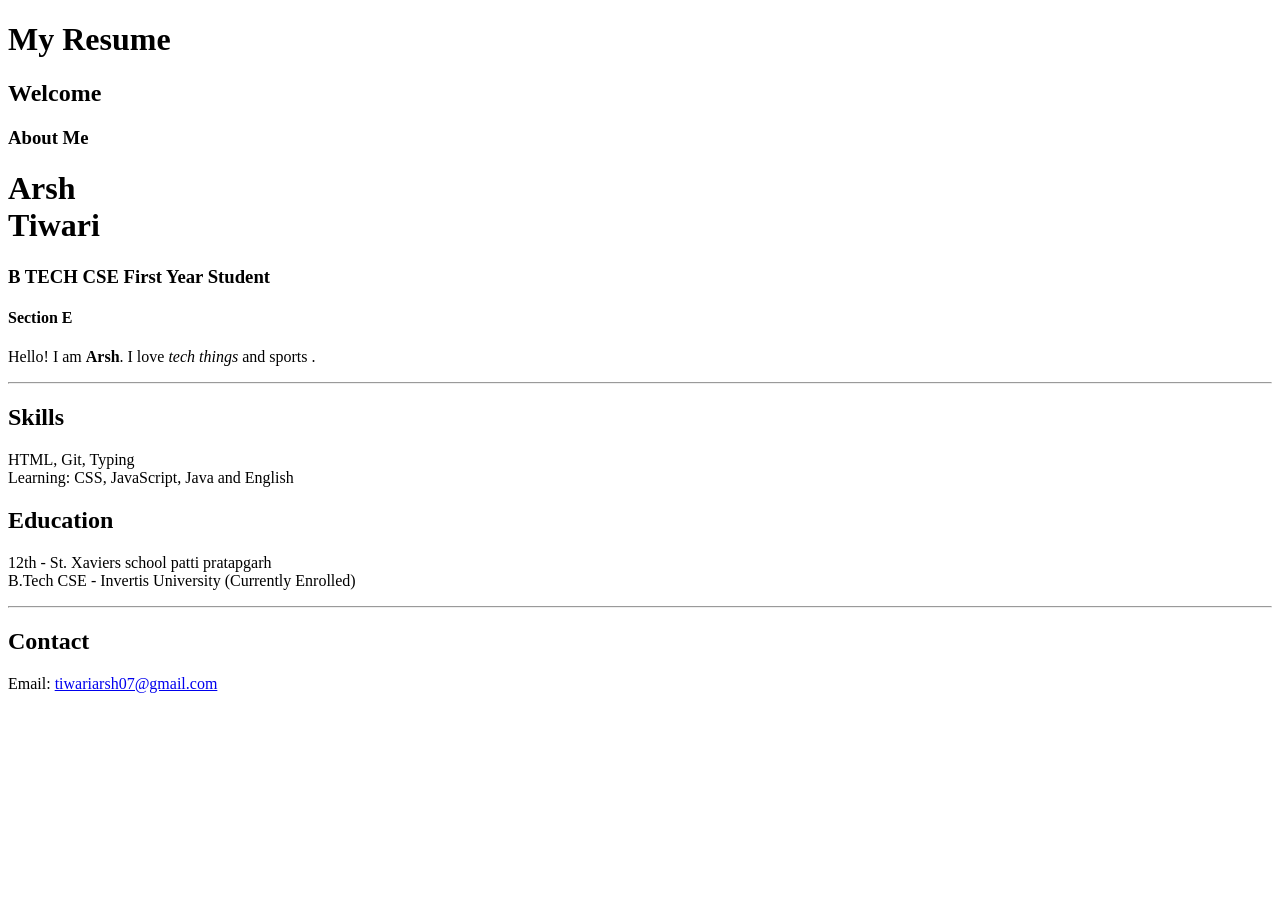
<file: Week2/index.html>
<!DOCTYPE html>
<html lang="en">
<head>
    <meta charset="UTF-8">
    <meta name="viewport" content="width=device-width, initial-scale=1.0">
    <title>My Resume</title>
</head>
<body>
    <h1>My Resume</h1>
    <h2>Welcome</h2>
    <h3>About Me</h3>
    
</body>
 <!-- Heading: write your own name -->
  <h1 style="width: 0%;">Arsh Tiwari</h1>
  <h3>B TECH CSE First Year Student</h3>
  <h4>Section E </h4>
<p>Hello! I am <strong>Arsh</strong>. I love <em>tech things</em> and sports .</p>
  <hr>
<!-- Skills Box -->
    <h2>Skills</h2>
    <div id="Skills" class="section">
    <p>HTML, Git, Typing<br>Learning: CSS, JavaScript, Java and English </p>
    </div>
    <!-- Education Box -->
    <div id="Education" class="section">
    <h2>Education</h2>
    <p>12th - St. Xaviers school patti pratapgarh <br>B.Tech CSE - Invertis University (Currently Enrolled)</p>
    </div>
<hr>  
 <!-- Contact Box -->
    <h2>Contact</h2>
    <p>Email: <a href="mailto:tiwariarsh07@gmail.com">tiwariarsh07@gmail.com</a></p>
    






</html>
</file>
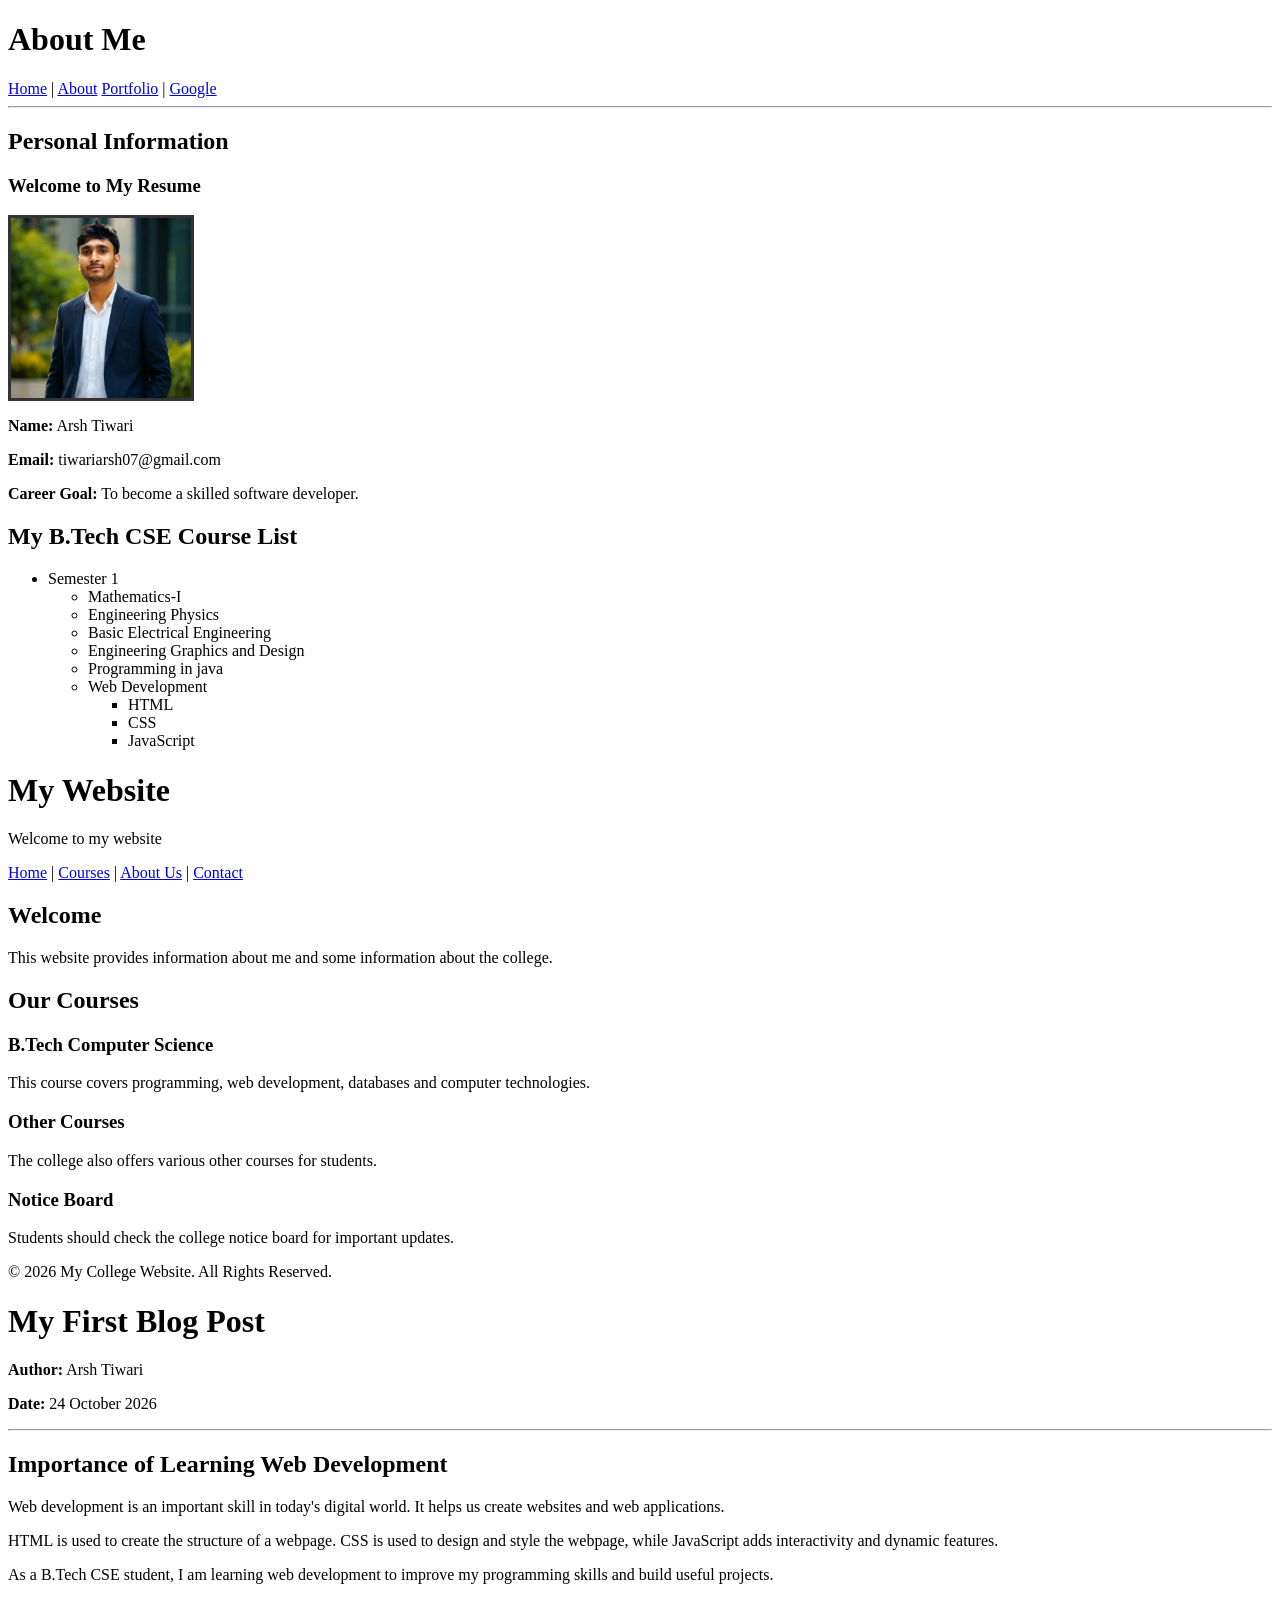
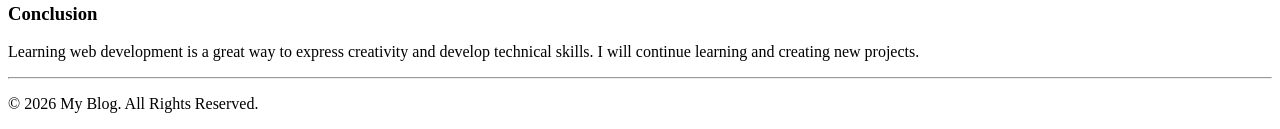
<file: Week3/index.html>
<!DOCTYPE html>
<html lang="en">
<head>
    <meta charset="UTF-8">
    <meta name="viewport" content="width=device-width, initial-scale=1.0">
    <title>About Me</title>
    <style>
        .image-box {
            width: 180px;
            height: 180px;
            border: 3px solid #333;
            overflow: hidden;
        }

        .image-box img {
            width: 100%;
            height: 100%;
            object-fit: cover;
        }
    </style>
</head>
<body>

    <h1>About Me</h1>

    <!-- Navigation Menu -->
    <nav>
        <a href="index.html">Home</a> |
        <a href="about.html">About</a> 
        <a href="portfolio.html">Portfolio</a> |
        <a href="https://www.google.com" target="_blank" rel="noopener noreferrer">Google</a>
    </nav>

    <hr>

    <h2>Personal Information</h2>
    <h3>Welcome to My Resume</h3>

    <div class="image-box">
        <img src="profil photo.jpeg" alt="Arsh Tiwari">
    </div>

    <p><strong>Name:</strong> Arsh Tiwari</p>
    <p><strong>Email:</strong> tiwariarsh07@gmail.com</p>
    <p><strong>Career Goal:</strong> To become a skilled software developer.</p>

    
</head>
<body>

    <h2>My B.Tech CSE Course List</h2>

    <ul>
        <li>Semester 1
            <ul>
                <li>Mathematics-I</li>
                <li>Engineering Physics</li>
                <li>Basic Electrical Engineering</li>
                <li>Engineering Graphics and Design</li>
                <li>Programming in java </li>
                <li>Web Development
                    <ul>
                        <li>HTML</li>
                        <li>CSS</li>
                        <li>JavaScript</li>
                    </ul>
                </li>
            </ul>
        </li>

        
    </ul>
    <title>Semantic HTML Tags</title>
</head>
<body>

    <header>
        <h1>My  Website</h1>
        <p>Welcome to my website</p>
    </header> 

    <nav>
        <a href="#home">Home</a> |
        <a href="#courses">Courses</a> |
        <a href="#about">About Us</a> |
        <a href="#contact">Contact</a>
    </nav>

    <main>
        <section id="home">
            <h2>Welcome</h2>
            <p>This website provides information about me and some information about the college.</p>
        </section>

        <section id="courses">
            <h2>Our Courses</h2>

            <article>
                <h3>B.Tech Computer Science</h3>
                <p>This course covers programming, web development,
                databases and computer technologies.</p>
            </article>

            <article>
                <h3>Other Courses</h3>
                <p>The college also offers various other courses
                for students.</p>
            </article>
        </section>

        <aside>
            <h3>Notice Board</h3>
            <p>Students should check the college notice board
            for important updates.</p>
        </aside>
    </main>

    <footer>
        <p>&copy; 2026 My College Website. All Rights Reserved.</p>
    </footer>

    <head>
    <title>My First Blog Post</title>
</head>
<body>

    <h1>My First Blog Post</h1>

    <p><strong>Author:</strong> Arsh Tiwari</p>
    <p><strong>Date:</strong> 24 October 2026</p>

    <hr>

    <h2>Importance of Learning Web Development</h2>

    <p>
        Web development is an important skill in today's digital world.
        It helps us create websites and web applications.
    </p>

    <p>
        HTML is used to create the structure of a webpage.
        CSS is used to design and style the webpage, while JavaScript
        adds interactivity and dynamic features.
    </p>

    <p>
        As a B.Tech CSE student, I am learning web development
        to improve my programming skills and build useful projects.
    </p>

    <h3>Conclusion</h3>

    <p>
        Learning web development is a great way to express creativity
        and develop technical skills. I will continue learning
        and creating new projects.
    </p>

    <hr>

    <footer>
        <p>&copy; 2026 My Blog. All Rights Reserved.</p>
    </footer>
</body>
</html>
</file>
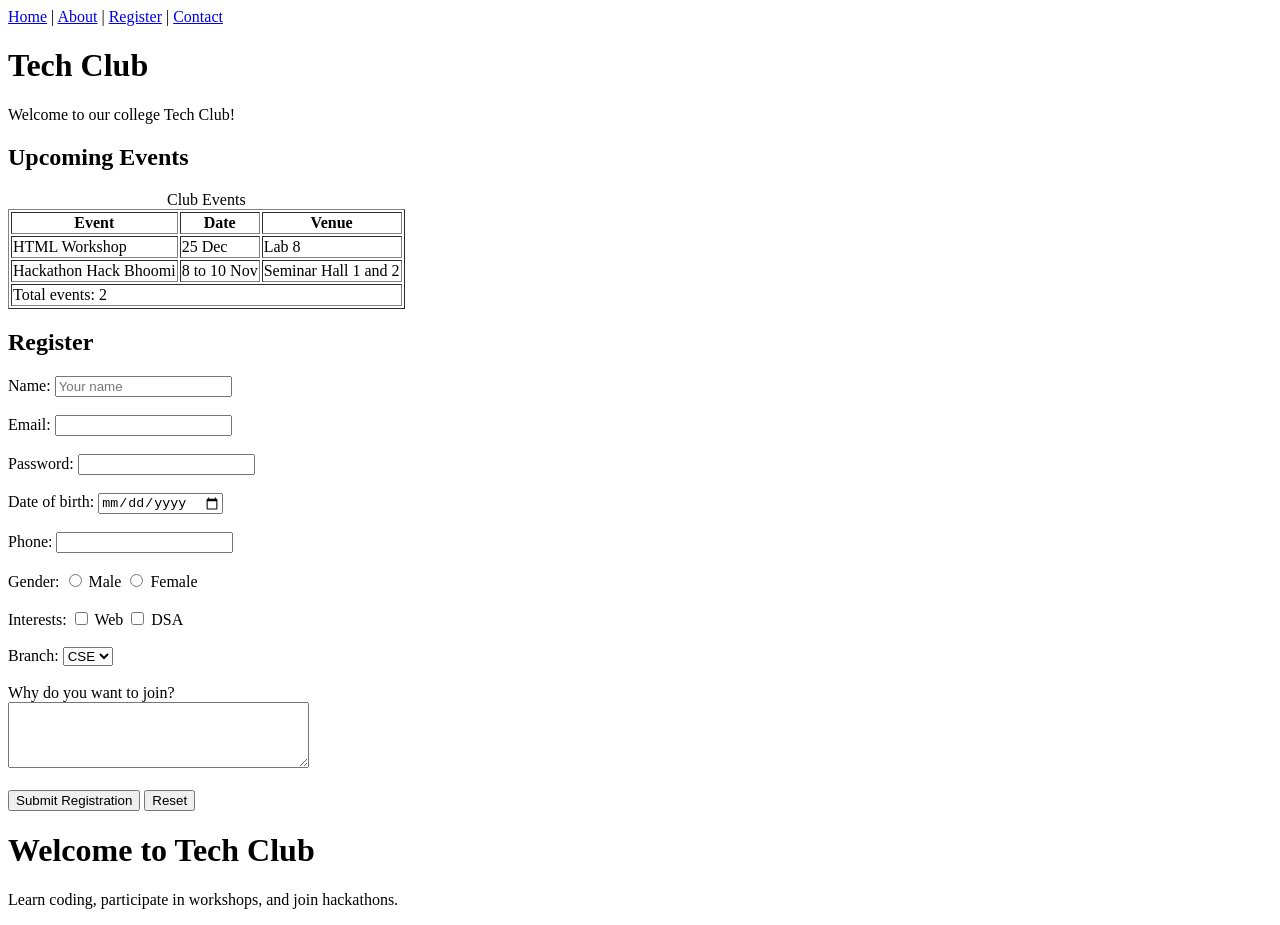
<file: Week4/index.html>
<!DOCTYPE html>
<html lang="en">
<head>
    <meta charset="UTF-8">
    <meta name="viewport" content="width=device-width, initial-scale=1.0">
    <meta name="description" content="Tech Club events and student registration">
    <meta name="author" content="Arsh Tiwari">
    <title>Tech Club - Home</title>

    <link rel="icon" type="image/png" href="favicon.png">
</head>
<body>

    <nav>
        <a href="index.html">Home</a> |
        <a href="about.html">About</a> |
        <a href="register.html">Register</a> |
        <a href="contact.html">Contact</a>
    </nav>

    <h1>Tech Club</h1>
    <p>Welcome to our college Tech Club!</p>

    <h2>Upcoming Events</h2>

    <table border="1">
        <caption>Club Events</caption>

        <thead>
            <tr>
                <th>Event</th>
                <th>Date</th>
                <th>Venue</th>
            </tr>
        </thead>

        <tbody>
            <tr>
                <td>HTML Workshop</td>
                <td>25 Dec</td>
                <td>Lab 8</td>
            </tr>
            <tr>
                <td>Hackathon Hack Bhoomi </td>
                <td> 8 to 10 Nov</td>
                <td>Seminar Hall 1 and 2</td>
            </tr>
        </tbody>

        <tfoot>
            <tr>
                <td colspan="3">Total events: 2</td>
            </tr>
        </tfoot>
    </table>

    <h2>Register</h2>

    <form action="#" method="post">

        <label for="name">Name:</label>
        <input type="text" id="name" name="name"
               placeholder="Your name" required>
        <br><br>

        <label for="email">Email:</label>
        <input type="email" id="email" name="email" required>
        <br><br>

        <label for="password">Password:</label>
        <input type="password" id="password" name="password" required>
        <br><br>

        <label for="dob">Date of birth:</label>
        <input type="date" id="dob" name="dob">
        <br><br>

        <label for="phone">Phone:</label>
        <input type="tel" id="phone" name="phone">
        <br><br>

        <span>Gender:</span>
        <input type="radio" id="male" name="gender" value="Male">
        <label for="male">Male</label>

        <input type="radio" id="female" name="gender" value="Female">
        <label for="female">Female</label>
        <br><br>

        <span>Interests:</span>
        <input type="checkbox" id="web" name="interests" value="Web">
        <label for="web">Web</label>

        <input type="checkbox" id="dsa" name="interests" value="DSA">
        <label for="dsa">DSA</label>
        <br><br>

        <label for="branch">Branch:</label>
        <select id="branch" name="branch">
            <option value="CSE">CSE</option>
            <option value="IT">IT</option>
            <option value="ECE">ECE</option>
            <option value="ME">ME</option>
        </select>
        <br><br>

        <label for="message">Why do you want to join?</label>
        <br>
        <textarea id="message" name="message"
                  rows="4" cols="35"></textarea>
        <br><br>

        <button type="submit">Submit Registration</button>
        <button type="reset">Reset</button>



<head>
    <meta charset="UTF-8">

    <meta name="viewport" content="width=device-width, initial-scale=1.0">

    <meta name="description" content="Welcome to the Tech Club website. Explore events and workshops.">

    <meta name="author" content="Arsh Tiwari">

    <meta name="keywords" content="Tech Club, HTML, Web Development, Hackathon">

    <title>Tech Club</title>

    <!-- Favicon -->
    <link rel="icon" type="image/png" href="favicon.png">
</head>

<body>
    <h1>Welcome to Tech Club</h1>
    <p>Learn coding, participate in workshops, and join hackathons.</p>
</body>


</body>
</html>
</file>
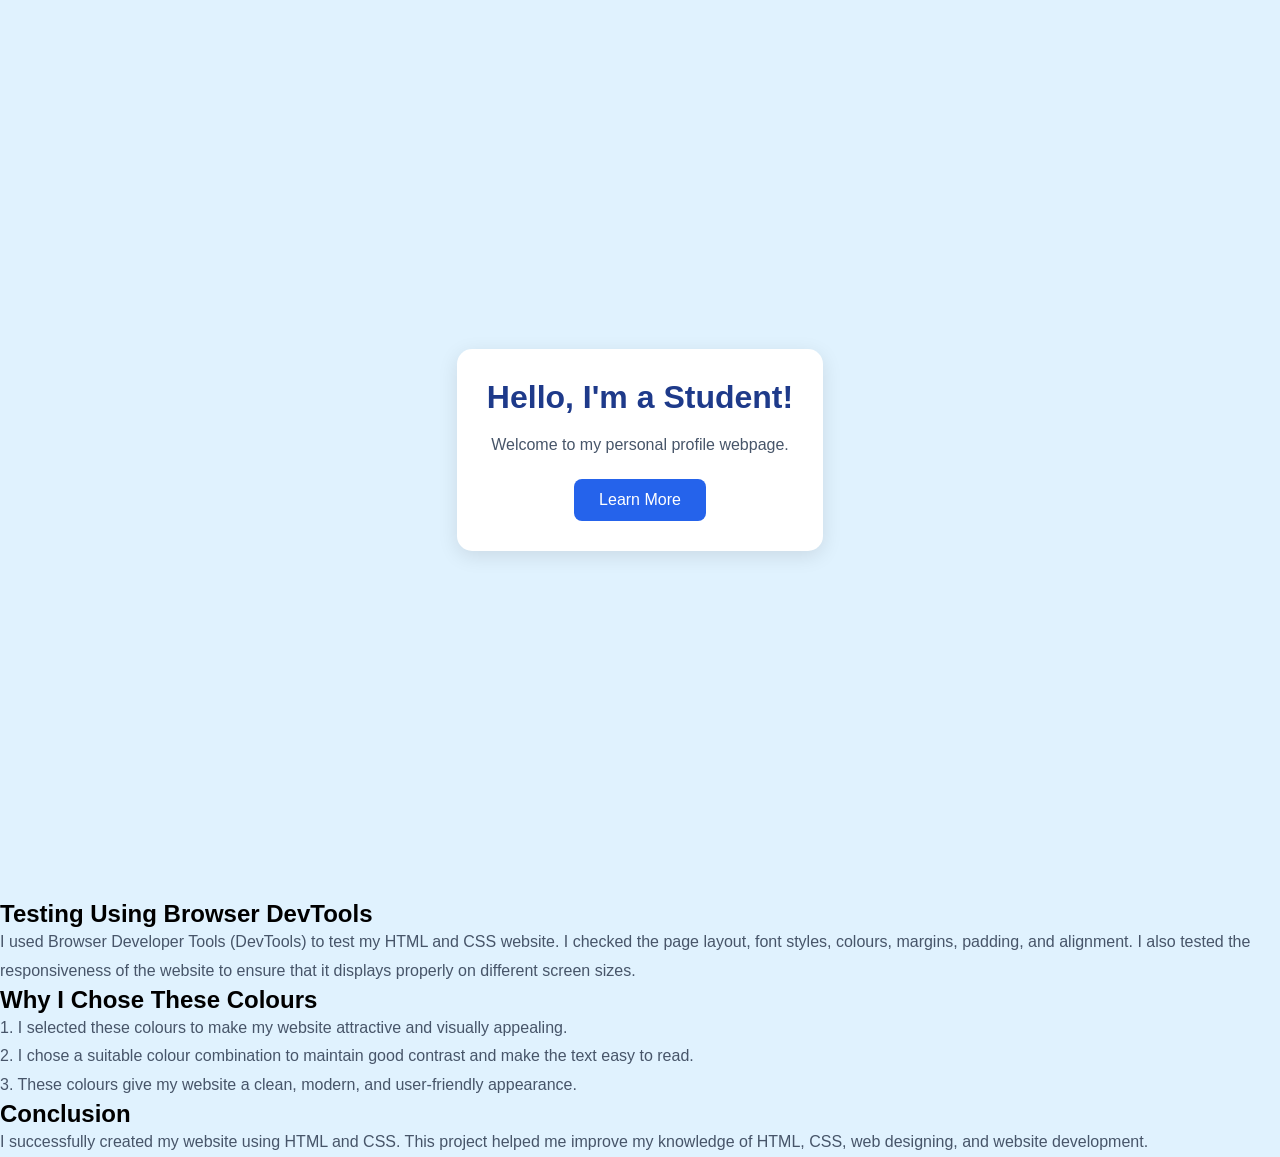
<file: Week5/index.html>
<!DOCTYPE html>
<html lang="en">
<head>
    <meta charset="UTF-8">
    <meta name="viewport" content="width=device-width, initial-scale=1.0">
    <title>My Profile</title>
   <link rel="stylesheet" href="style.css">
<!-- 
    <style>
     

body {
    font-family: 'Poppins', sans-serif;
    background-color: #f0f9ff;
}

h1 {
    font-size: 32px;
    font-weight: 700;
    color: #1e3a8a;
    margin-bottom: 15px;
}

p {
    font-size: 16px;
    line-height: 1.8;
    color: #475569;
}

button {
    background-color: #2563eb;
    color: white;
    font-size: 16px;
    padding: 12px 25px;
    border: none;
    border-radius: 8px;
    margin-top: 20px;
    cursor: pointer;
}


    </style> -->
</head>
<body>

    <section id="hero">
        <div class="card">
            <h1>Hello, I'm a Student!</h1>
            <p>Welcome to my personal profile webpage.</p>
            <button>Learn More</button>
        </div>
    </section>



    <!-- Testing Using Browser DevTools -->

<h2>Testing Using Browser DevTools</h2>

<p>
    I used Browser Developer Tools (DevTools) to test my HTML and CSS website.
    I checked the page layout, font styles, colours, margins, padding, and alignment.
    I also tested the responsiveness of the website to ensure that it displays properly
    on different screen sizes.
</p>

<!-- Reason for Choosing These Colours -->

<h2>Why I Chose These Colours</h2>

<p>
    1. I selected these colours to make my website attractive and visually appealing.
</p>

<p>
    2. I chose a suitable colour combination to maintain good contrast and make the text easy to read.
</p>

<p>
    3. These colours give my website a clean, modern, and user-friendly appearance.
</p>

<!-- Conclusion -->

<h2>Conclusion</h2>

<p>
    I successfully created my website using HTML and CSS.
    This project helped me improve my knowledge of HTML, CSS, web designing,
    and website development.
</p>
</body>
</html>
</file>
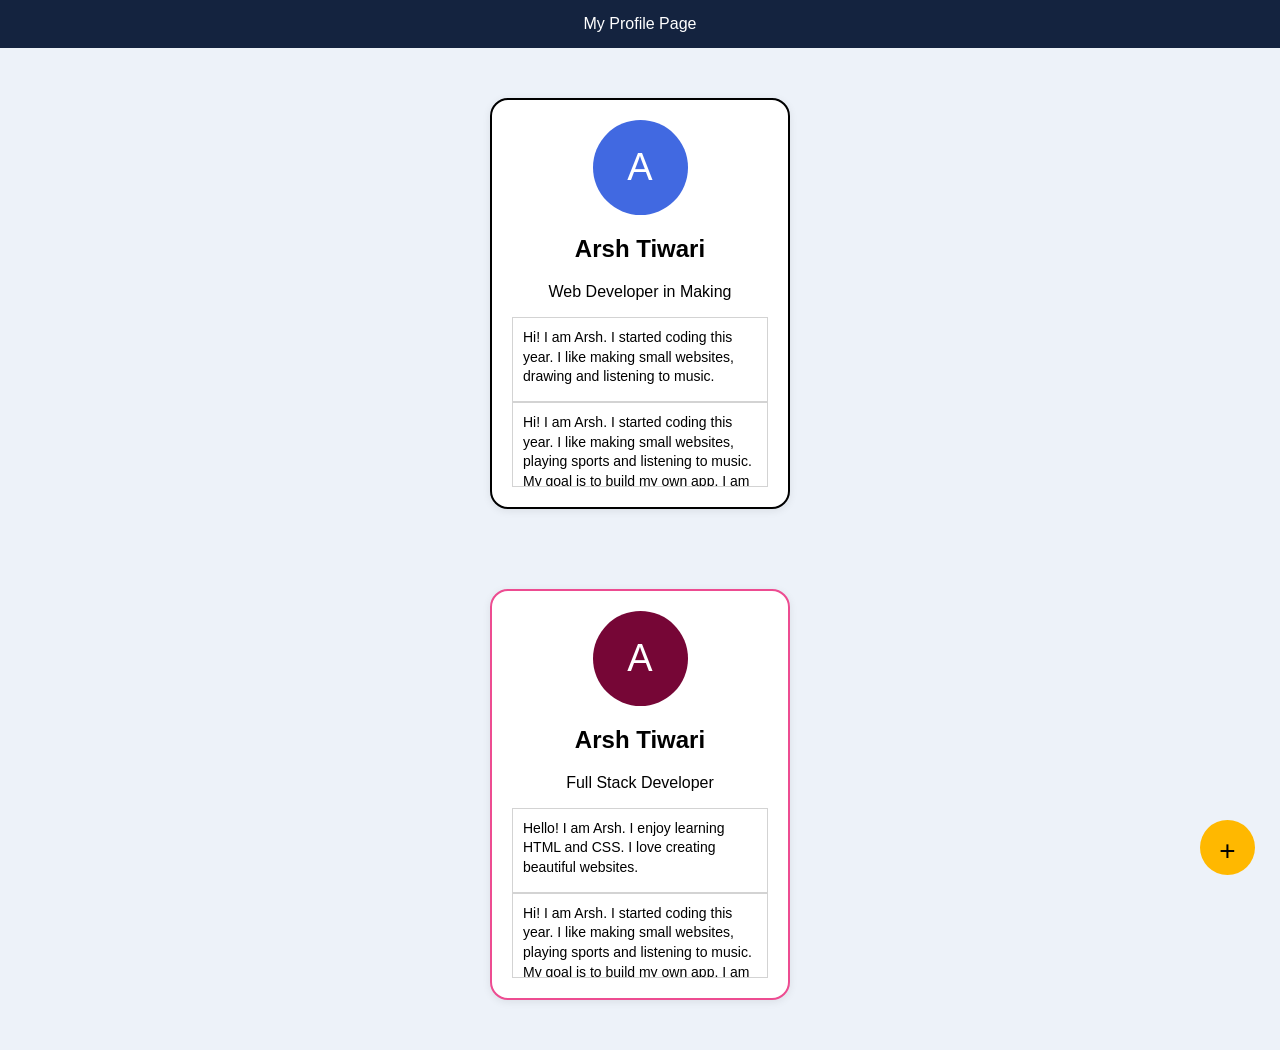
<file: Week6/index.html>
<!DOCTYPE html>
<html lang="en">
<head>
    <meta charset="UTF-8">
    <meta name="viewport" content="width=device-width, initial-scale=1.0">
    <title>My Profile Page</title>
    <link rel="stylesheet" href="style.css">
</head>
<body>

    <header class="top-bar">
        My Profile Page
    </header>

    <main class="profile-container">
        <div class="profile-card">
            <div class="avatar">A</div>

            <h2>Arsh Tiwari</h2>
            <p>Web Developer in Making</p>

            <div class="bio">
                Hi! I am Arsh. I started coding this year.
                I like making small websites, drawing and
                listening to music.
            </div>
            <div class="bio">
    Hi! I am Arsh. I started coding this year.
    I like making small websites, playing sports and
    listening to music. My goal is to build my
    own app. I am learning HTML, CSS and JavaScript.
    I also enjoy exploring new technologies,
    improving my coding skills and creating
    interesting projects.
</div>
        </div>
    </main>

    <button class="add-button">+</button>
    <main class="profile-container">

   

    <!-- Pink Profile Card -->
    <div class="profile-card pink-card">

        <div class="avatar">A</div>

        <h2>Arsh Tiwari</h2>

        <p>Full Stack Developer</p>

        <div class="bio">
            Hello! I am Arsh. I enjoy learning HTML
            and CSS. I love creating beautiful websites.
        </div>
<div class="bio">
    Hi! I am Arsh. I started coding this year.
    I like making small websites, playing sports and
    listening to music. My goal is to build my
    own app. I am learning HTML, CSS and JavaScript.
    I also enjoy exploring new technologies,
    improving my coding skills and creating
    interesting projects.
</div>
    </div>

</main>

</body>
</html>
</file>
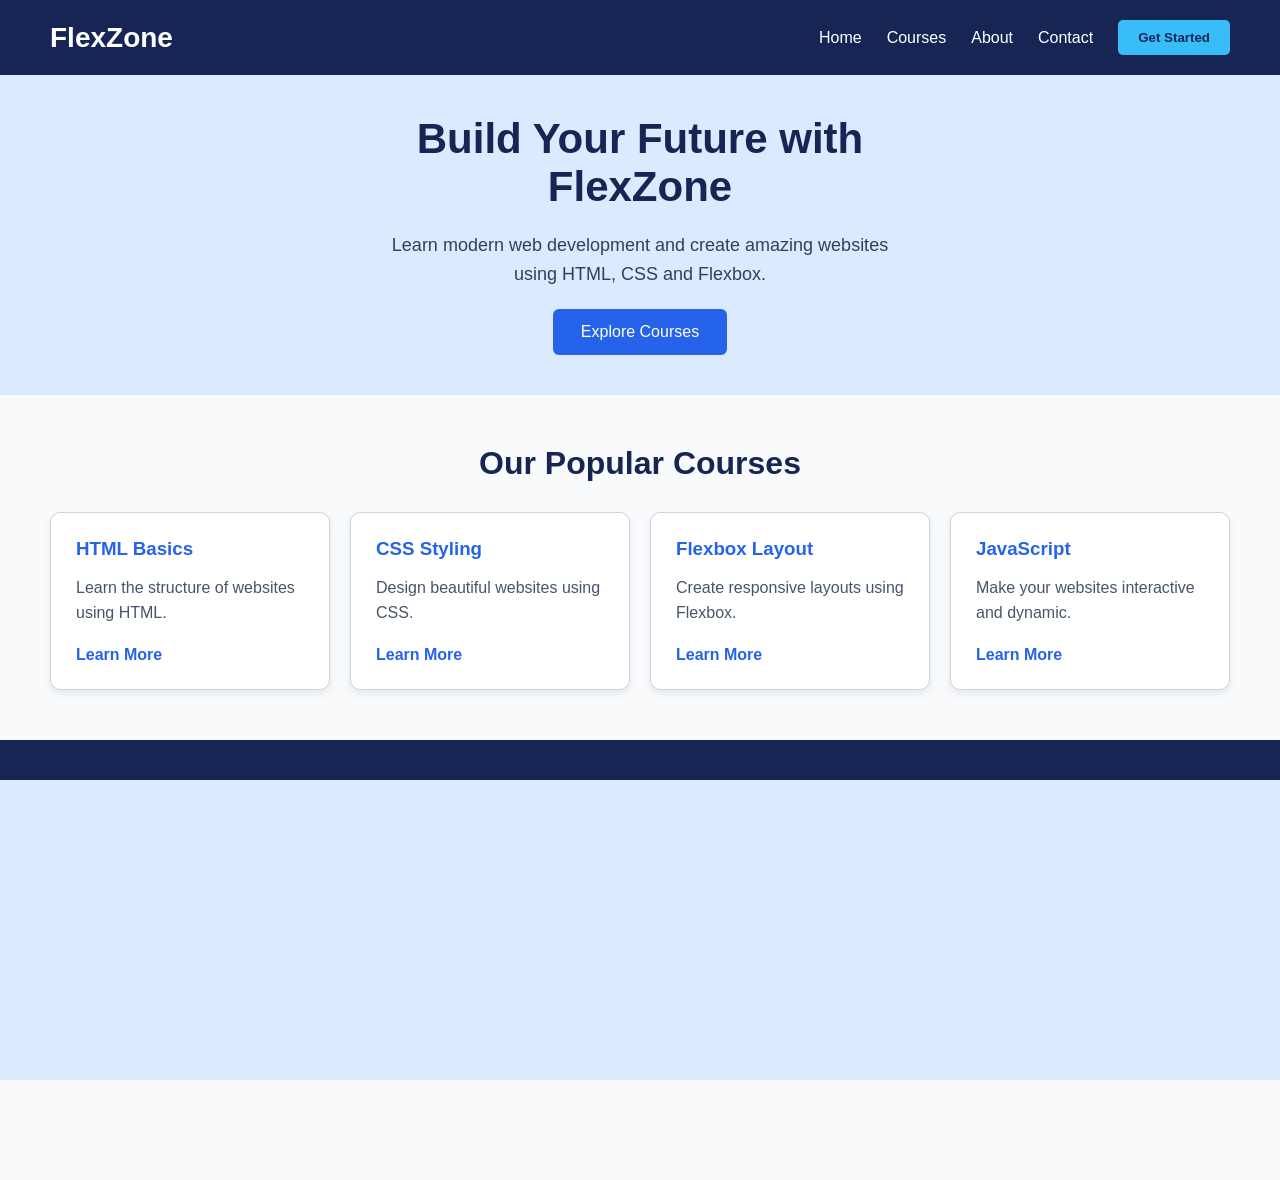
<file: Week7/index.html>
<!DOCTYPE html>
<html lang="en">
<head>
    <meta charset="UTF-8">
    <meta name="viewport" content="width=device-width, initial-scale=1.0">
    <title>Flexbox Landing Page</title>
    <link rel="stylesheet" href="style.css">
</head>
<body>

    <!-- 7.1 Navbar -->
    <header class="navbar">
        <div class="logo">FlexZone</div>

        <nav class="nav-links">
            <a href="#home">Home</a>
            <a href="#courses">Courses</a>
            <a href="#about">About</a>
            <a href="#contact">Contact</a>
            <button class="nav-button">Get Started</button>
        </nav>
    </header>

<!-- 7.2 Hero Banner -->
<section class="hero" id="home">
    <div class="hero-content">
        <h1>Build Your Future with FlexZone</h1>

        <p>
            Learn modern web development and create amazing websites
            using HTML, CSS and Flexbox.
        </p>

        <button class="hero-button">Explore Courses</button>
    </div>
</section>

<!-- 7.3 Course Cards -->
<section class="courses" id="courses">

    <h2>Our Popular Courses</h2>

    <div class="card-container">

        <div class="card">
            <h3>HTML Basics</h3>
            <p>Learn the structure of websites using HTML.</p>
            <a href="#">Learn More</a>
        </div>

        <div class="card">
            <h3>CSS Styling</h3>
            <p>Design beautiful websites using CSS.</p>
            <a href="#">Learn More</a>
        </div>

        <div class="card">
            <h3>Flexbox Layout</h3>
            <p>Create responsive layouts using Flexbox.</p>
            <a href="#">Learn More</a>
        </div>

        <div class="card">
            <h3>JavaScript</h3>
            <p>Make your websites interactive and dynamic.</p>
            <a href="#">Learn More</a>
        </div>

    </div>

</section>
<body>

    <!-- 7.1 Navbar -->
    <header class="navbar">
        <!-- Logo, links and button -->
    </header>

    <!-- 7.2 Hero Banner -->
    <section class="hero" id="home">
        <!-- Centered heading, paragraph and button -->
    </section>

    <!-- 7.3 Course Cards -->
    <section class="courses" id="courses">
        <!-- Heading and card-container -->
    </section>

</body>
</body>
</html>
</file>
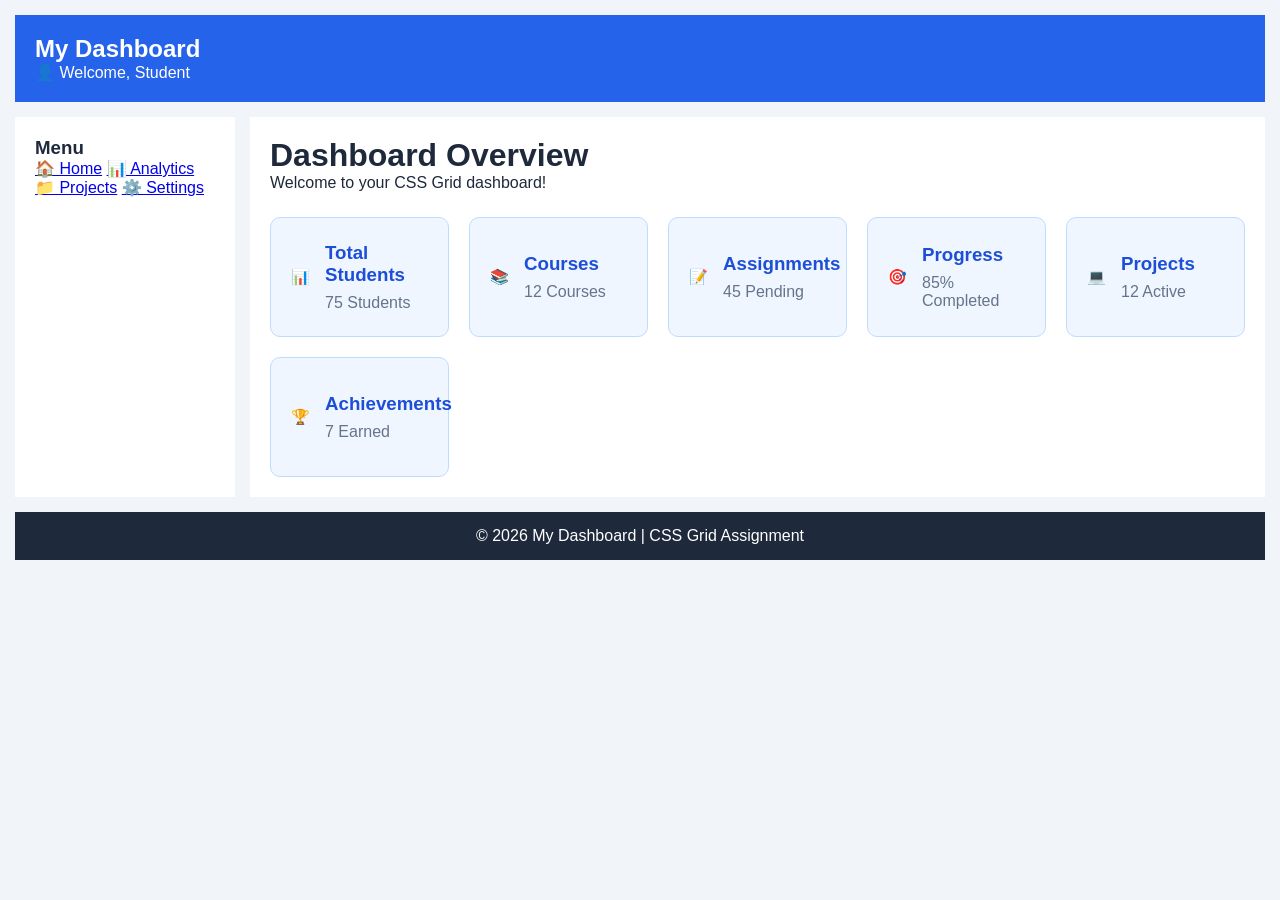
<file: Week8/index.html>
<!DOCTYPE html>
<html lang="en">
<head>
    <meta charset="UTF-8">
    <meta name="viewport" content="width=device-width, initial-scale=1.0">
    <title>CSS Grid Dashboard</title>
    <link rel="stylesheet" href="style.css">
</head>
<body>

    <div class="dashboard">

        <!-- Header -->
        <header class="head">
            <h2>My Dashboard</h2>
            <div class="profile">👤 Welcome, Student</div>
        </header>

        <!-- Sidebar -->
        <aside class="side">
            <h3>Menu</h3>
            <nav>
                <a href="#">🏠 Home</a>
                <a href="#">📊 Analytics</a>
                <a href="#">📁 Projects</a>
                <a href="#">⚙️ Settings</a>
            </nav>
        </aside>

        <!-- Main Content -->
        <main class="main">
            <h1>Dashboard Overview</h1>
            <p>Welcome to your CSS Grid dashboard!</p>

            <div class="card-container">

                <div class="card">
                    <span class="icon">📊</span>
                    <div>
                        <h3>Total Students</h3>
                        <p>75 Students</p>
                    </div>
                </div>

                <div class="card">
                    <span class="icon">📚</span>
                    <div>
                        <h3>Courses</h3>
                        <p>12 Courses</p>
                    </div>
                </div>

                <div class="card">
                    <span class="icon">📝</span>
                    <div>
                        <h3>Assignments</h3>
                        <p>45 Pending</p>
                    </div>
                </div>

                <div class="card">
                    <span class="icon">🎯</span>
                    <div>
                        <h3>Progress</h3>
                        <p>85% Completed</p>
                    </div>
                </div>

                <div class="card">
                    <span class="icon">💻</span>
                    <div>
                        <h3>Projects</h3>
                        <p>12 Active</p>
                    </div>
                </div>

                <div class="card">
                    <span class="icon">🏆</span>
                    <div>
                        <h3>Achievements</h3>
                        <p>7 Earned</p>
                    </div>
                </div>

            </div>
        </main>

        <!-- Footer -->
        <footer class="foot">
            <p>© 2026 My Dashboard | CSS Grid Assignment</p>
        </footer>

    </div>

</body>
</html>
</file>
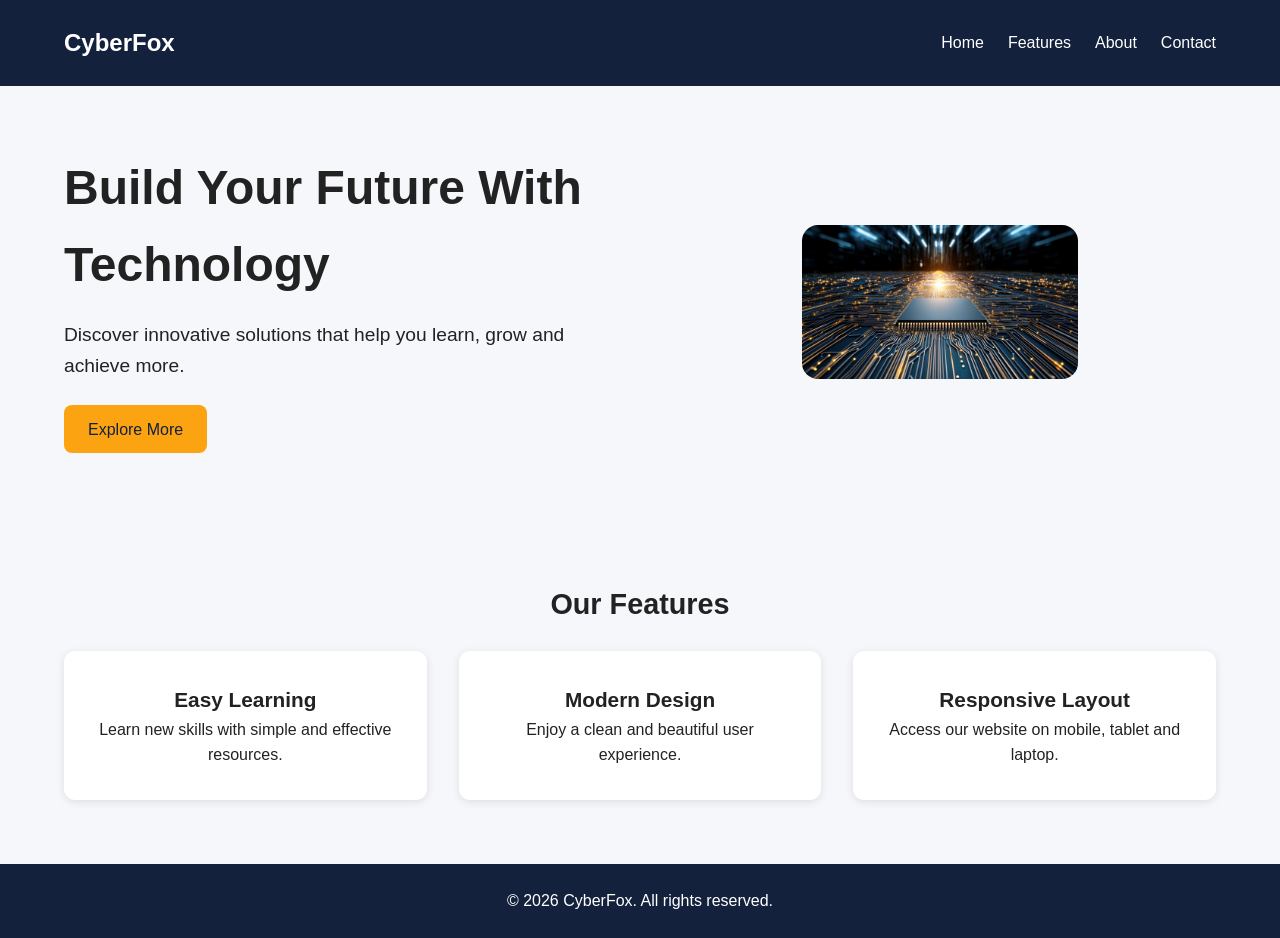
<file: Week9/index.html>
<!DOCTYPE html>
<html lang="en">
<head>
    <meta charset="UTF-8">
    <meta name="viewport" content="width=device-width, initial-scale=1.0">
    <title>Responsive Landing Page</title>
    <link rel="stylesheet" href="style.css">
</head>
<body>

    <!-- Navbar -->
    <header>
        <nav class="navbar">
            <h1 class="logo">CyberFox</h1>

            <ul class="nav-links">
                <li><a href="#home">Home</a></li>
                <li><a href="#features">Features</a></li>
                <li><a href="#about">About</a></li>
                <li><a href="#contact">Contact</a></li>
            </ul>
        </nav>
    </header>

    <!-- Hero Section -->
    <main>
        <section class="hero" id="home">
            <div class="hero-content">
                <h2>Build Your Future With Technology</h2>
                <p>
                    Discover innovative solutions that help you
                    learn, grow and achieve more.
                </p>
                <a href="#features" class="btn">Explore More</a>
            </div>

            <div class="hero-image">
                <img src="image.jpeg" alt="Technology and innovation">
            </div>
        </section>

        <!-- Features Section -->
        <section class="features" id="features">
            <h2>Our Features</h2>

            <div class="feature-grid">
                <article class="card">
                    <h3>Easy Learning</h3>
                    <p>Learn new skills with simple and effective resources.</p>
                </article>

                <article class="card">
                    <h3>Modern Design</h3>
                    <p>Enjoy a clean and beautiful user experience.</p>
                </article>

                <article class="card">
                    <h3>Responsive Layout</h3>
                    <p>Access our website on mobile, tablet and laptop.</p>
                </article>
            </div>
        </section>
    </main>

    <!-- Footer -->
    <footer id="contact">
        <p>&copy; 2026 CyberFox. All rights reserved.</p>
    </footer>

</body>
</html>
</file>
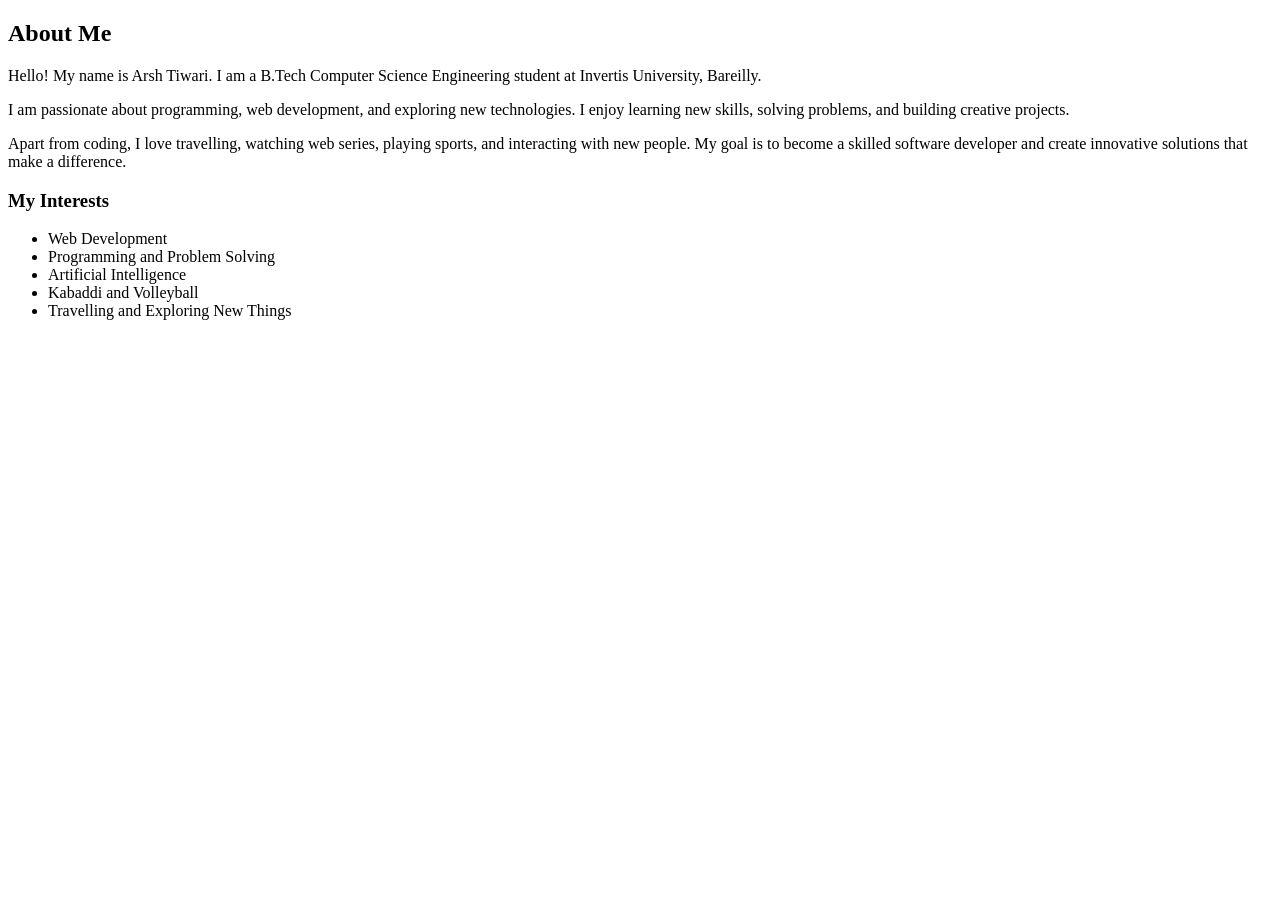
<file: Week3/about.html>
<!DOCTYPE html>
<html lang="en">
<head>
    <meta charset="UTF-8">
    <meta name="viewport" content="width=device-width, initial-scale=1.0">
    <title>About </title>
</head>
<body>
    <section id="about">
    <h2>About Me</h2>

    <p>
        Hello! My name is Arsh Tiwari. I am a B.Tech
        Computer Science Engineering student at Invertis
        University, Bareilly.
    </p>

    <p>
        I am passionate about programming, web development,
        and exploring new technologies. I enjoy learning new
        skills, solving problems, and building creative projects.
    </p>

    <p>
        Apart from coding, I love travelling, watching web
        series, playing sports, and interacting with new people.
        My goal is to become a skilled software developer and
        create innovative solutions that make a difference.
    </p>

    <h3>My Interests</h3>
    <ul>
        <li>Web Development</li>
        <li>Programming and Problem Solving</li>
        <li>Artificial Intelligence</li>
        <li>Kabaddi and Volleyball</li>
        <li>Travelling and Exploring New Things</li>
    </ul>
</section>
</body>
</html>
</file>
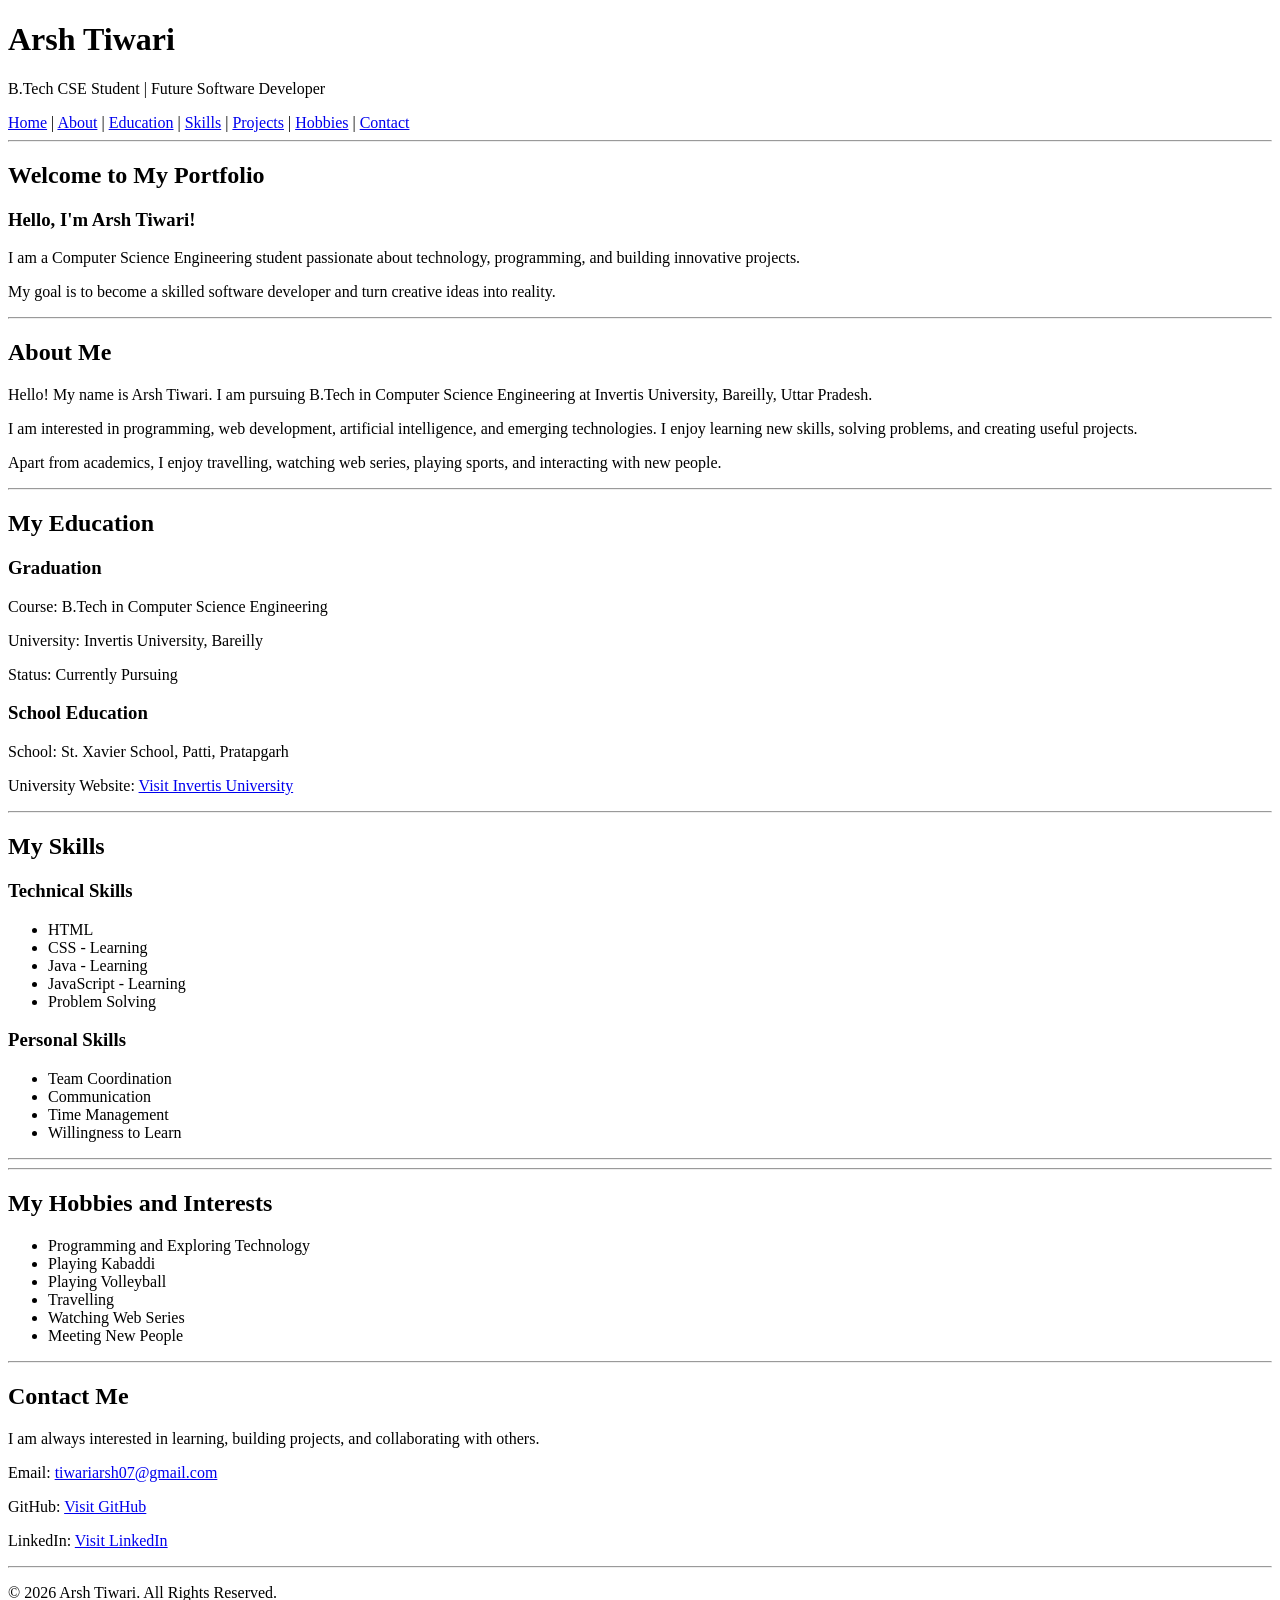
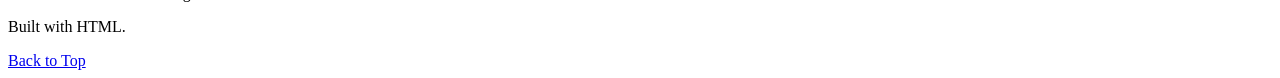
<file: Week3/portfolio.html>
<!DOCTYPE html>
<html lang="en">
<head>
    <meta charset="UTF-8">
    <meta name="viewport" content="width=device-width, initial-scale=1.0">
    <title>Arsh Tiwari | My Portfolio</title>
</head>

<body>

    <!-- Header -->
    <header>
        <h1>Arsh Tiwari</h1>
        <p>B.Tech CSE Student | Future Software Developer</p>

        <nav>
            <a href="#home">Home</a> |
            <a href="#about">About</a> |
            <a href="#education">Education</a> |
            <a href="#skills">Skills</a> |
            <a href="#projects">Projects</a> |
            <a href="#hobbies">Hobbies</a> |
            <a href="#contact">Contact</a>
        </nav>
        <hr>
    </header>

    <!-- Home Section -->
    <main>
        <section id="home">
            <h2>Welcome to My Portfolio</h2>
            <h3>Hello, I'm Arsh Tiwari!</h3>

            <p>
                I am a Computer Science Engineering student
                passionate about technology, programming,
                and building innovative projects.
            </p>

            <p>
                My goal is to become a skilled software developer
                and turn creative ideas into reality.
            </p>
        </section>

        <hr>

        <!-- About Section -->
        <section id="about">
            <h2>About Me</h2>

            <p>
                Hello! My name is Arsh Tiwari. I am pursuing
                B.Tech in Computer Science Engineering at
                Invertis University, Bareilly, Uttar Pradesh.
            </p>

            <p>
                I am interested in programming, web development,
                artificial intelligence, and emerging technologies.
                I enjoy learning new skills, solving problems,
                and creating useful projects.
            </p>

            <p>
                Apart from academics, I enjoy travelling,
                watching web series, playing sports, and
                interacting with new people.
            </p>
        </section>

        <hr>

        <!-- Education Section -->
        <section id="education">
            <h2>My Education</h2>

            <h3>Graduation</h3>
            <p>Course: B.Tech in Computer Science Engineering</p>
            <p>University: Invertis University, Bareilly</p>
            <p>Status: Currently Pursuing</p>

            <h3>School Education</h3>
            <p>School: St. Xavier School, Patti, Pratapgarh</p>

            <p>
                University Website:
                <a href="https://www.invertisuniversity.ac.in/"
                   target="_blank" rel="noopener noreferrer">
                    Visit Invertis University
                </a>
            </p>
        </section>

        <hr>

        <!-- Skills Section -->
        <section id="skills">
            <h2>My Skills</h2>

            <h3>Technical Skills</h3>
            <ul>
                <li>HTML</li>
                <li>CSS - Learning</li>
                <li>Java - Learning</li>
                <li>JavaScript - Learning</li>
                <li>Problem Solving</li>
            </ul>

            <h3>Personal Skills</h3>
            <ul>
                <li>Team Coordination</li>
                <li>Communication</li>
                <li>Time Management</li>
                <li>Willingness to Learn</li>
            </ul>
        </section>

        <hr>

        <!-- Projects Section
        <section id="projects">
            <h2>My Projects</h2>

            <h3>1. Personal Portfolio Website</h3>
            <p>
                A personal website built using HTML to showcase
                my introduction, education, skills, and interests.
            </p>

            <h3>2. Campus AI</h3>
            <p>
                An AI-agent project concept to help students
                access college information and campus services.
            </p>

            <h3>3. Attendance Management System</h3>
            <p>
                A web application concept for teachers to mark
                attendance and students to view attendance records.
            </p>
        </section> -->

        <hr>

        <!-- Hobbies Section -->
        <section id="hobbies">
            <h2>My Hobbies and Interests</h2>

            <ul>
                <li>Programming and Exploring Technology</li>
                <li>Playing Kabaddi</li>
                <li>Playing Volleyball</li>
                <li>Travelling</li>
                <li>Watching Web Series</li>
                <li>Meeting New People</li>
            </ul>
        </section>

        <hr>

        <!-- Contact Section -->
        <section id="contact">
            <h2>Contact Me</h2>

            <p>
                I am always interested in learning, building
                projects, and collaborating with others.
            </p>

            <p>
                Email:
                <a href="mailto:tiwariarsh07@gmail.com">
                    tiwariarsh07@gmail.com
                </a>
            </p>

            <p>
                GitHub:
                <a href="https://github.com/" target="_blank"
                   rel="noopener noreferrer">
                    Visit GitHub
                </a>
            </p>

            <p>
                LinkedIn:
                <a href="https://www.linkedin.com/" target="_blank"
                   rel="noopener noreferrer">
                    Visit LinkedIn
                </a>
            </p>
        </section>
    </main>

    <hr>

    <!-- Footer -->
    <footer>
        <p>&copy; 2026 Arsh Tiwari. All Rights Reserved.</p>
        <p>Built with HTML.</p>
        <a href="#home">Back to Top</a>
    </footer>

</body>
</html>
</file>
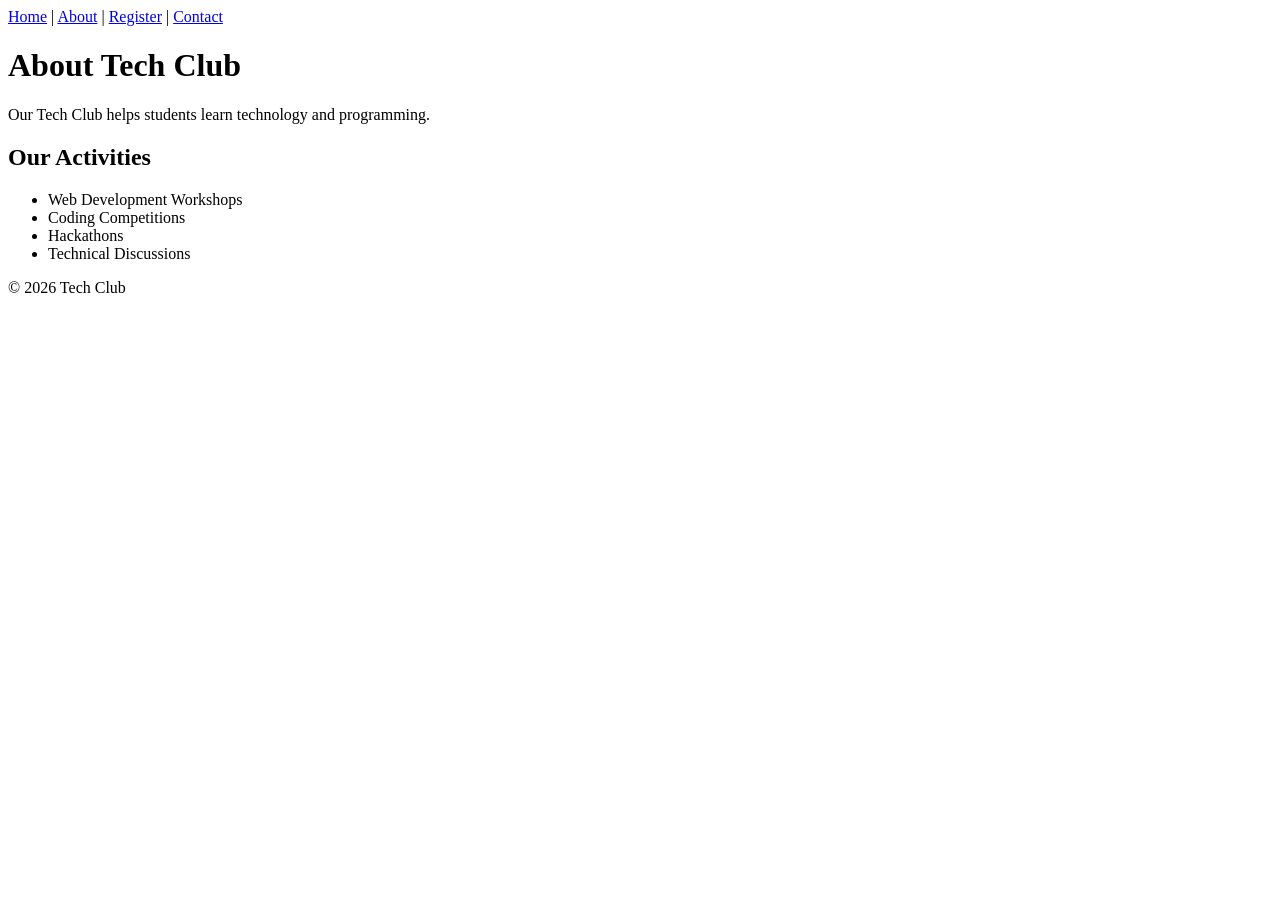
<file: Week4/about.html>
<!DOCTYPE html>
<html lang="en">
<head>
    <meta charset="UTF-8">
    <meta name="viewport" content="width=device-width, initial-scale=1.0">
    <meta name="description" content="Learn about the Tech Club">
    <title>Tech Club - About</title>
    <link rel="icon" href="favicon.png">
</head>
<body>

    <nav>
        <a href="index.html">Home</a> |
        <a href="about.html">About</a> |
        <a href="register.html">Register</a> |
        <a href="contact.html">Contact</a>
    </nav>

    <h1>About Tech Club</h1>

    <p>Our Tech Club helps students learn technology and programming.</p>

    <h2>Our Activities</h2>
    <ul>
        <li>Web Development Workshops</li>
        <li>Coding Competitions</li>
        <li>Hackathons</li>
        <li>Technical Discussions</li>
    </ul>

    <footer>
        <p>&copy; 2026 Tech Club</p>
    </footer>

</body>
</html>
</file>
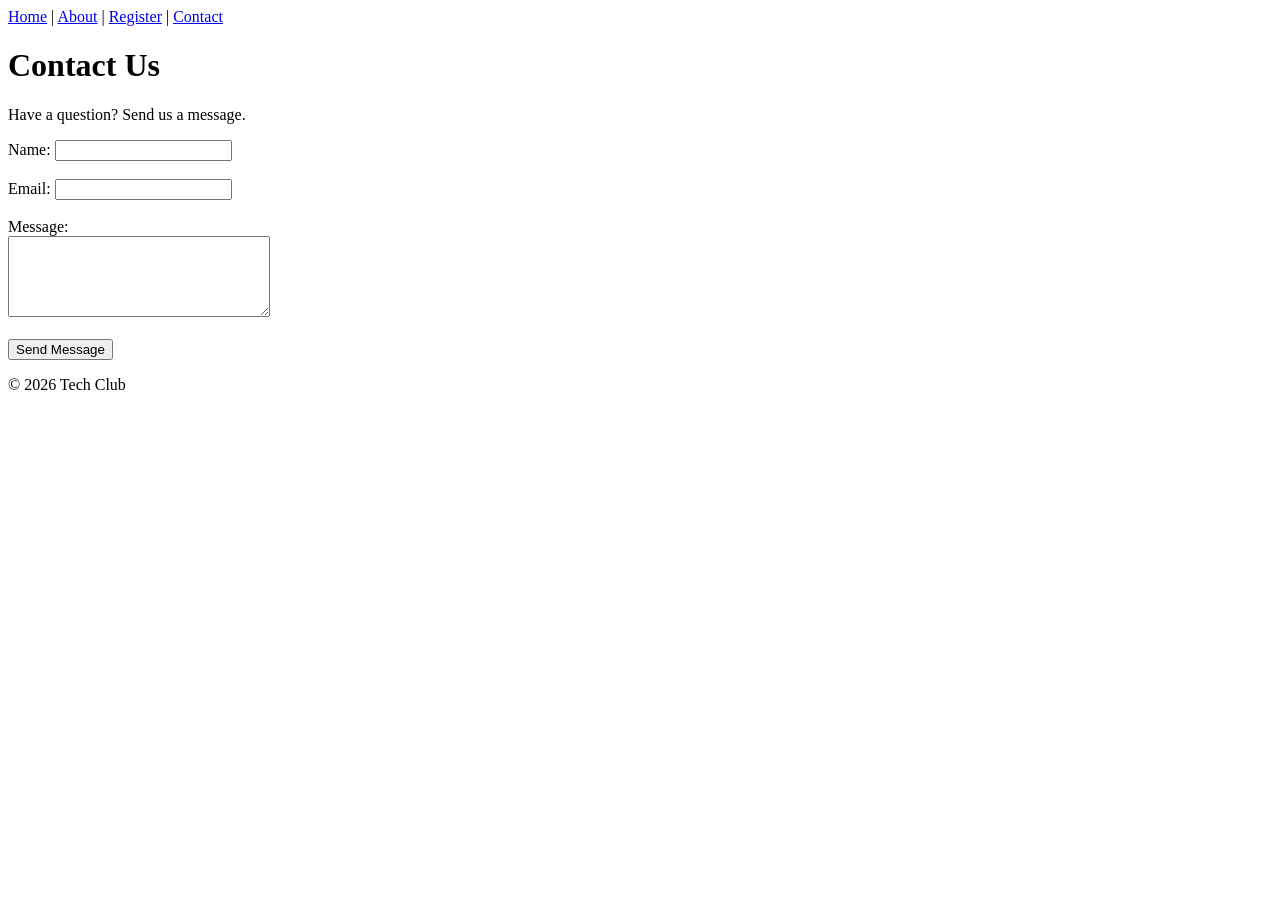
<file: Week4/contact.html>
<!DOCTYPE html>
<html lang="en">
<head>
    <meta charset="UTF-8">
    <meta name="viewport" content="width=device-width, initial-scale=1.0">
    <meta name="description" content="Contact the Tech Club">
    <title>Tech Club - Contact</title>
    <link rel="icon" href="favicon.png">
</head>
<body>

    <nav>
        <a href="index.html">Home</a> |
        <a href="about.html">About</a> |
        <a href="register.html">Register</a> |
        <a href="contact.html">Contact</a>
    </nav>

    <h1>Contact Us</h1>

    <p>Have a question? Send us a message.</p>

    <form action="#" method="post">

        <label for="name">Name:</label>
        <input type="text" id="name" name="name" required>
        <br><br>

        <label for="email">Email:</label>
        <input type="email" id="email" name="email" required>
        <br><br>

        <label for="message">Message:</label>
        <br>
        <textarea id="message" name="message"
                  rows="5" cols="30" required></textarea>
        <br><br>

        <button type="submit">Send Message</button>

    </form>

    <footer>
        <p>&copy; 2026 Tech Club</p>
    </footer>

</body>
</html>
</file>
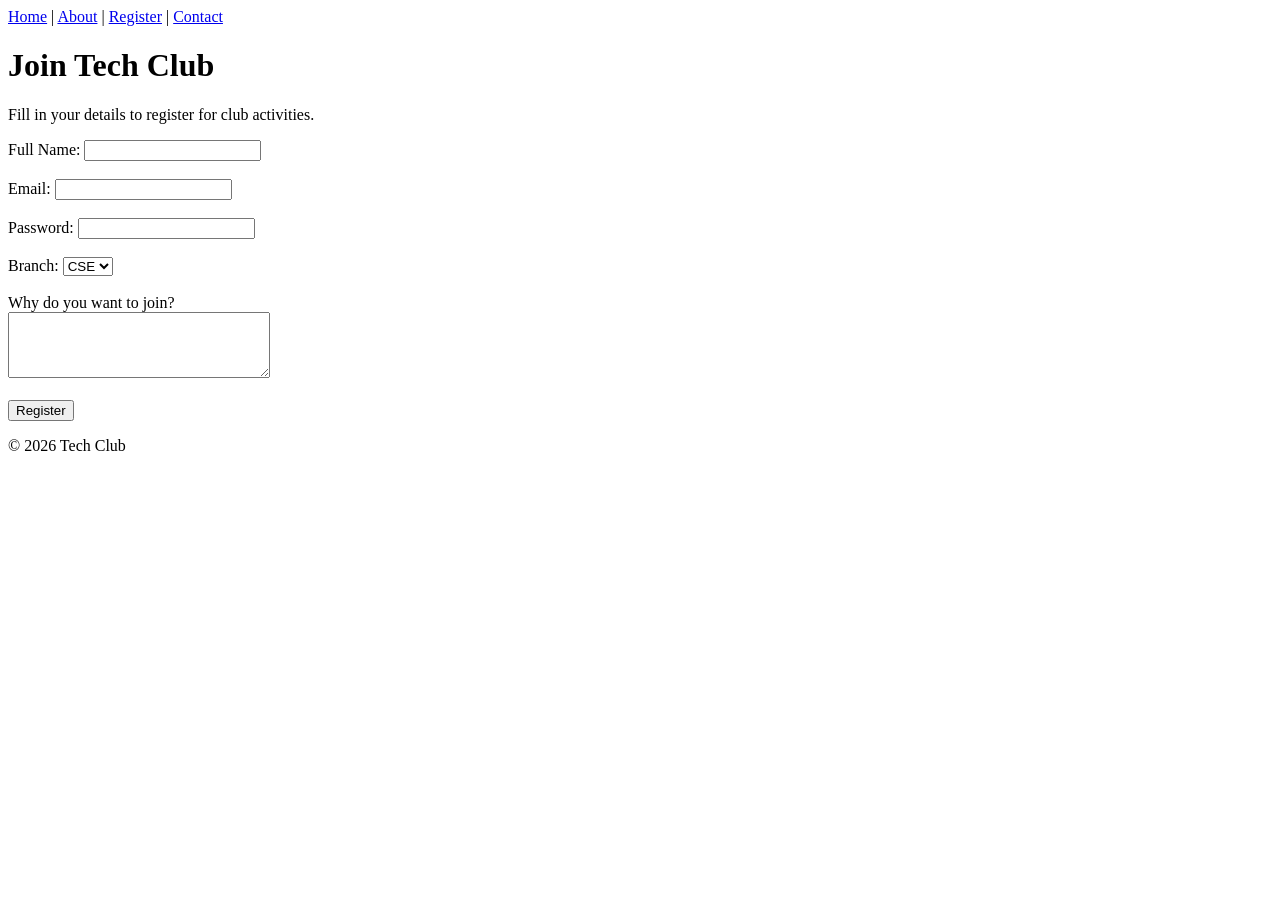
<file: Week4/register.html>
<!DOCTYPE html>
<html lang="en">
<head>
    <meta charset="UTF-8">
    <meta name="viewport" content="width=device-width, initial-scale=1.0">
    <meta name="description" content="Register for the Tech Club">
    <title>Tech Club - Register</title>
    <link rel="icon" href="favicon.png">
</head>
<body>

    <nav>
        <a href="index.html">Home</a> |
        <a href="about.html">About</a> |
        <a href="register.html">Register</a> |
        <a href="contact.html">Contact</a>
    </nav>

    <h1>Join Tech Club</h1>
    <p>Fill in your details to register for club activities.</p>

    <form action="#" method="post">

        <label for="name">Full Name:</label>
        <input type="text" id="name" name="name" required>
        <br><br>

        <label for="email">Email:</label>
        <input type="email" id="email" name="email" required>
        <br><br>

        <label for="password">Password:</label>
        <input type="password" id="password" name="password" required>
        <br><br>

        <label for="branch">Branch:</label>
        <select id="branch" name="branch">
            <option>CSE</option>
            <option>IT</option>
            <option>ECE</option>
        </select>
        <br><br>

        <label for="reason">Why do you want to join?</label>
        <br>
        <textarea id="reason" name="reason" rows="4" cols="30"></textarea>
        <br><br>

        <button type="submit">Register</button>

    </form>

    <footer>
        <p>&copy; 2026 Tech Club</p>
    </footer>

</body>
</html>
</file>
<file: Week5/style.css>
* Universal selector */
* {
    margin: 0;
    padding: 0;
    box-sizing: border-box;
}

/* Element selector */
h1 {
    color: #243b53;
}

/* Class selector */
.card {
    background-color: white;
    padding: 30px;
    border-radius: 15px;
}

/* ID selector */
#hero {
    min-height: 100vh;
    display: flex;
    justify-content: center;
    align-items: center;
    background-color: #e0f2fe;}

    
body {
    font-family: 'Poppins', sans-serif;
    background-color: #f0f9ff;
}

h1 {
    font-size: 32px;
    font-weight: 700;
    color: #1e3a8a;
    margin-bottom: 15px;
}

p {
    font-size: 16px;
    line-height: 1.8;
    color: #475569;
}

button {
    background-color: #2563eb;
    color: white;
    font-size: 16px;
    padding: 12px 25px;
    border: none;
    border-radius: 8px;
    margin-top: 20px;
    cursor: pointer;
}


/* Root variables */
:root {
    --primary-color: #2563eb;
    --secondary-color: #e0f2fe;
    --heading-color: #1e3a8a;
    --text-color: #475569;
    --card-color: #ffffff;
    --spacing: 30px;
}

/* Universal selector */
* {
    margin: 0;
    padding: 0;
    box-sizing: border-box;
}

/* Body */
body {
    font-family: 'Poppins', sans-serif;
    background-color: var(--secondary-color);
}

/* ID selector */
#hero {
    min-height: 100vh;
    display: flex;
    justify-content: center;
    align-items: center;
    padding: 20px;
}

/* Class selector */
.card {
    background-color: var(--card-color);
    padding: var(--spacing);
    border-radius: 15px;
    text-align: center;
    max-width: 500px;
    box-shadow: 0 5px 20px rgba(0, 0, 0, 0.1);
}

/* Element selector */
h1 {
    font-size: 32px;
    color: var(--heading-color);
    margin-bottom: 15px;
}

p {
    font-size: 16px;
    line-height: 1.8;
    color: var(--text-color);
}

button {
    background-color: var(--primary-color);
    color: white;
    font-size: 16px;
    padding: 12px 25px;
    border: none;
    border-radius: 8px;
    margin-top: 20px;
    cursor: pointer;
}

button:hover {
    opacity: 0.85;
}
</file>
<file: Week6/style.css>
* {
    box-sizing: border-box;
}

body {
    margin: 0;
    font-family: Arial, sans-serif;
    background-color: #edf2f9;
}

.top-bar {
    background-color: #14233f;
    color: white;
    text-align: center;
    padding: 15px;
}

.profile-container {
    padding: 30px;
    margin: 20px;
}

.profile-card {
    width: 300px;
    margin: auto;
    padding: 20px;
    border: 2px solid blue;
    background-color: white;
}

.avatar {
    width: 90px;
    height: 90px;
    background-color: royalblue;
    color: white;
    margin: auto;
    padding: 20px;
}

h2, p {
    text-align: center;
}

.bio {
    padding: 10px;
    border: 1px solid lightgray;
}

.add-button {
    padding: 15px;
}


.profile-container {
    display: flex;
    justify-content: center;
    align-items: flex-start;
    gap: 30px;
    flex-wrap: wrap;
}

.profile-card {
    width: 300px;
    padding: 20px;
    border: 2px solid;
    border-radius: 18px;
    background-color: white;
    text-align: center;
}

.avatar {
    width: 95px;
    height: 95px;
    border-radius: 50%;
    background-color: royalblue;
    color: white;
    font-size: 38px;

    display: flex;
    justify-content: center;
    align-items: center;

    margin: 0 auto 20px;
}

.blue-card {
    border-color: #315eff;
}

.blue-card .avatar {
    background-color: #315eff;
}

.pink-card {
    border-color: #ed4c91;
}

.pink-card .avatar {
    background-color: #760636;
}


.bio {
    height: 85px;
    overflow: auto;

    padding: 10px;
    border: 1px solid lightgray;

    text-align: left;
    font-size: 14px;
    line-height: 1.4;
}


.top-bar {
    position: sticky;
    top: 0;
    z-index: 1000;

    background-color: #14233f;
    color: white;
    text-align: center;
    padding: 15px;
}

/* Fixed + Button */

.add-button {
    position: fixed;
    right: 25px;
    bottom: 25px;

    width: 55px;
    height: 55px;

    border: none;
    border-radius: 50%;

    background-color: #ffb800;
    color: black;

    font-size: 28px;
    cursor: pointer;

    z-index: 1100;
}


body {
    font-family: Arial, sans-serif;
    background-color: #edf2f9;
}

.profile-container {
    padding: 30px;
    display: flex;
    justify-content: center;
    flex-wrap: wrap;
    gap: 30px;
}

.profile-card {
    box-shadow: 0 2px 8px rgba(0, 0, 0, 0.08);
    transition: transform 0.3s;
}

.profile-card:hover {
    transform: translateY(-5px);
}

.add-button:hover {
    background-color: orange;
}

@media (max-width: 600px) {

    .profile-container {
        flex-direction: column;
        align-items: center;
        padding: 15px;
    }

    .profile-card {
        width: 100%;
        max-width: 300px;
    }

    .add-button {
        right: 15px;
        bottom: 15px;
    }
}
</file>
<file: Week7/style.css>
* {
    box-sizing: border-box;
    margin: 0;
    padding: 0;
}

body {
    font-family: Arial, sans-serif;
}

.navbar {
    display: flex;
    justify-content: space-between;
    align-items: center;
    padding: 20px 50px;
    background-color: #172554;
    color: white;
}

.logo {
    font-size: 28px;
    font-weight: bold;
}

.nav-links {
    display: flex;
    align-items: center;
    gap: 25px;
}

.nav-links a {
    text-decoration: none;
    color: white;
    font-size: 16px;
}

.nav-button {
    padding: 10px 20px;
    border: none;
    border-radius: 5px;
    background-color: #38bdf8;
    color: #172554;
    font-weight: bold;
    cursor: pointer;
}


.hero {
    min-height: 300px;
    display: flex;
    flex-direction: column;
    justify-content: center;
    align-items: center;
    text-align: center;
    padding: 40px 20px;
    background-color: #dbeafe;
}

.hero-content {
    display: flex;
    flex-direction: column;
    align-items: center;
    gap: 20px;
    max-width: 500px;
}

.hero h1 {
    font-size: 42px;
    color: #172554;
}

.hero p {
    font-size: 18px;
    line-height: 1.6;
    color: #334155;
}

.hero-button {
    padding: 14px 28px;
    border: none;
    border-radius: 6px;
    background-color: #2563eb;
    color: white;
    font-size: 16px;
    cursor: pointer;
}


.courses {
    padding: 50px;
    background-color: #f8fafc;
}

.courses h2 {
    text-align: center;
    font-size: 32px;
    color: #172554;
    margin-bottom: 30px;
}

.card-container {
    display: flex;
    flex-wrap: wrap;
    gap: 20px;
}

.card {
    flex: 1 1 200px;
    padding: 25px;
    background-color: white;
    border: 1px solid #cbd5e1;
    border-radius: 10px;
    box-shadow: 0 4px 8px rgba(0, 0, 0, 0.08);
}

.card h3 {
    color: #2563eb;
    margin-bottom: 15px;
}

.card p {
    color: #475569;
    line-height: 1.6;
    margin-bottom: 20px;
}

.card a {
    color: #2563eb;
    text-decoration: none;
    font-weight: bold;
}



html {
    scroll-behavior: smooth;
}

.navbar {
    position: sticky;
    top: 0;
    z-index: 100;
}

.nav-links a:hover {
    color: #38bdf8;
}

.nav-button:hover,
.hero-button:hover {
    background-color: #0ea5e9;
    transform: translateY(-2px);
}

.card {
    transition: transform 0.3s ease;
}

.card:hover {
    transform: translateY(-5px);
}



/* Tablet */
@media (max-width: 768px) {

    .navbar {
        padding: 20px;
        flex-direction: column;
        gap: 20px;
    }

    .nav-links {
        flex-wrap: wrap;
        justify-content: center;
        gap: 15px;
    }

    .hero h1 {
        font-size: 32px;
    }

    .courses {
        padding: 30px 20px;
    }
}

/* Mobile */
@media (max-width: 480px) {

    .logo {
        font-size: 24px;
    }

    .nav-links {
        gap: 12px;
    }

    .nav-links a {
        font-size: 14px;
    }

    .nav-button {
        padding: 8px 14px;
    }

    .hero {
        min-height: 350px;
        padding: 25px 15px;
    }

    .hero h1 {
        font-size: 26px;
    }

    .hero p {
        font-size: 16px;
    }

    .courses h2 {
        font-size: 26px;
    }

    .card {
        flex: 1 1 200px;
    }
}
</file>
<file: Week8/style.css>
* {
    margin: 0;
    padding: 0;
    box-sizing: border-box;
}

body {
    font-family: Arial, sans-serif;
    background-color: #f1f5f9;
    color: #1e293b;
}

.dashboard {
    display: grid;

    /* Creating columns using the fr unit */
    grid-template-columns: 1fr 3fr;

    /* Space between grid items */
    gap: 15px;

    padding: 15px;
}

.head {
    background-color: #2563eb;
    color: white;
    padding: 20px;
}

.side {
    background-color: #ffffff;
    padding: 20px;
}

.main {
    background-color: #ffffff;
    padding: 20px;
}

.foot {
    background-color: #1e293b;
    color: white;
    padding: 15px;
    text-align: center;
}


.card-container {
    display: grid;

    /* Automatically rearrange cards */
    grid-template-columns: repeat(auto-fit, minmax(150px, 1fr));

    gap: 20px;
    margin-top: 25px;
}

.card {
    background-color: #eff6ff;
    border: 1px solid #bfdbfe;
    border-radius: 10px;
    padding: 20px;
    min-height: 120px;
}

.card h3 {
    color: #1d4ed8;
    margin-bottom: 8px;
}

.card p {
    color: #64748b;
}
/* 8.3 - Named Grid Areas */

.dashboard {
    display: grid;

    grid-template-columns: 220px 1fr;

    grid-template-areas:
        "head head"
        "side main"
        "foot foot";

    gap: 15px;
}

.head {
    grid-area: head;
}

.side {
    grid-area: side;
}

.main {
    grid-area: main;
}

.foot {
    grid-area: foot;
}



.card {
    display: flex;

    /* Place icon and text side by side */
    flex-direction: row;

    /* Align items vertically */
    align-items: center;

    gap: 15px;

    background-color: #eff6ff;
    border: 1px solid #bfdbfe;
    border-radius: 10px;
    padding: 20px;
    min-height: 120px;
}

.icon {
    font-size: 15px;
}

.card h3 {
    color: #1d4ed8;
    margin-bottom: 8px;
}

.card p {
    color: #64748b;
}




@media (max-width: 600px) {

    .dashboard {
        grid-template-columns: 1fr;

        grid-template-areas:
            "head"
            "side"
            "main"
            "foot";
    }

    .head {
        text-align: center;
    }

    .side nav {
        display: flex;
        flex-wrap: wrap;
        gap: 10px;
    }

    .side nav a {
        text-decoration: none;
        color: #1e293b;
        background-color: #f1f5f9;
        padding: 10px;
        border-radius: 5px;
    }
}
</file>
<file: Week9/style.css>
/* Basic reset */
* {
    margin: 0;
    padding: 0;
    box-sizing: border-box;
}

body {
    font-family: Arial, sans-serif;
    line-height: 1.6;
    background-color: #f5f7fa;
    color: #222;
}

/* Navbar */
.navbar {
    display: flex;
    flex-direction: column;
    align-items: center;
    padding: 1rem;
    background-color: #14213d;
    color: white;
}

.nav-links {
    list-style: none;
    display: flex;
    flex-wrap: wrap;
    justify-content: center;
    gap: 1rem;
    margin-top: 1rem;
}

.nav-links a {
    color: white;
    text-decoration: none;
}

/* Hero section */
.hero {
    display: grid;
    grid-template-columns: 1fr;
    gap: 2rem;
    padding: 2rem 1rem;
    text-align: center;
}

.hero-content h2 {
    font-size: 2rem;
    margin-bottom: 1rem;
}

.hero-content p {
    margin-bottom: 1.5rem;
}

.btn {
    display: inline-block;
    background-color: #fca311;
    color: #14213d;
    padding: 0.7rem 1.5rem;
    text-decoration: none;
    border-radius: 0.5rem;
}

.hero-image img {
    width: 100%;
    border-radius: 1rem;
}

/* Features */
.features {
    padding: 2rem 1rem;
    text-align: center;
}

.features h2 {
    font-size: 1.8rem;
    margin-bottom: 1.5rem;
}

.feature-grid {
    display: grid;
    grid-template-columns: 1fr;
    gap: 1rem;
}

.card {
    background-color: white;
    padding: 1.5rem;
    border-radius: 0.7rem;
    box-shadow: 0 2px 8px rgba(0, 0, 0, 0.1);
}

/* Footer */
footer {
    background-color: #14213d;
    color: white;
    text-align: center;
    padding: 1.5rem;
}

img {
    max-width: 50%;
    height: auto;
    display: block;
    margin: 0 auto;
}


.logo {
    font-size: 1.5rem;
}

.nav-links a {
    font-size: 1rem;
}

.hero-content h2 {
    font-size: 2rem;
}

.hero-content p {
    font-size: 1rem;
}

.btn {
    font-size: 1rem;
}

.features h2 {
    font-size: 1.8rem;
}

.card h3 {
    font-size: 1.3rem;
}

.card p {
    font-size: 1rem;
}



/* Navbar using Flexbox */
.navbar {
    display: flex;
    flex-direction: row;
    justify-content: space-between;
    align-items: center;
}

/* Hero section using Grid */
.hero {
    display: grid;
    grid-template-columns: 1fr;
    align-items: center;
}

/* Features section using Grid */
.feature-grid {
    display: grid;
    grid-template-columns: 1fr;
    gap: 1.5rem;
}

/* Feature cards */
.card {
    display: flex;
    flex-direction: column;
    justify-content: center;
}



@media screen and (min-width: 768px) {

    .navbar {
        flex-direction: row;
        padding: 1.5rem 2rem;
    }

    .nav-links {
        margin-top: 0;
        gap: 1.5rem;
    }

    .hero {
        grid-template-columns: 1fr 1fr;
        text-align: left;
        padding: 3rem 2rem;
    }

    .hero-content h2 {
        font-size: 2.5rem;
    }

    .features {
        padding: 3rem 2rem;
    }

    .feature-grid {
        grid-template-columns: repeat(2, 1fr);
    }
}




@media screen and (min-width: 1024px) {

    .navbar {
        padding: 1.5rem 4rem;
    }

    .hero {
        padding: 4rem;
        gap: 3rem;
    }

    .hero-content h2 {
        font-size: 3rem;
    }

    .hero-content p {
        font-size: 1.2rem;
    }

    .features {
        padding: 4rem;
    }

    .feature-grid {
        grid-template-columns: repeat(3, 1fr);
        gap: 2rem;
    }

    .card {
        padding: 2rem;
    }
}
</file>
